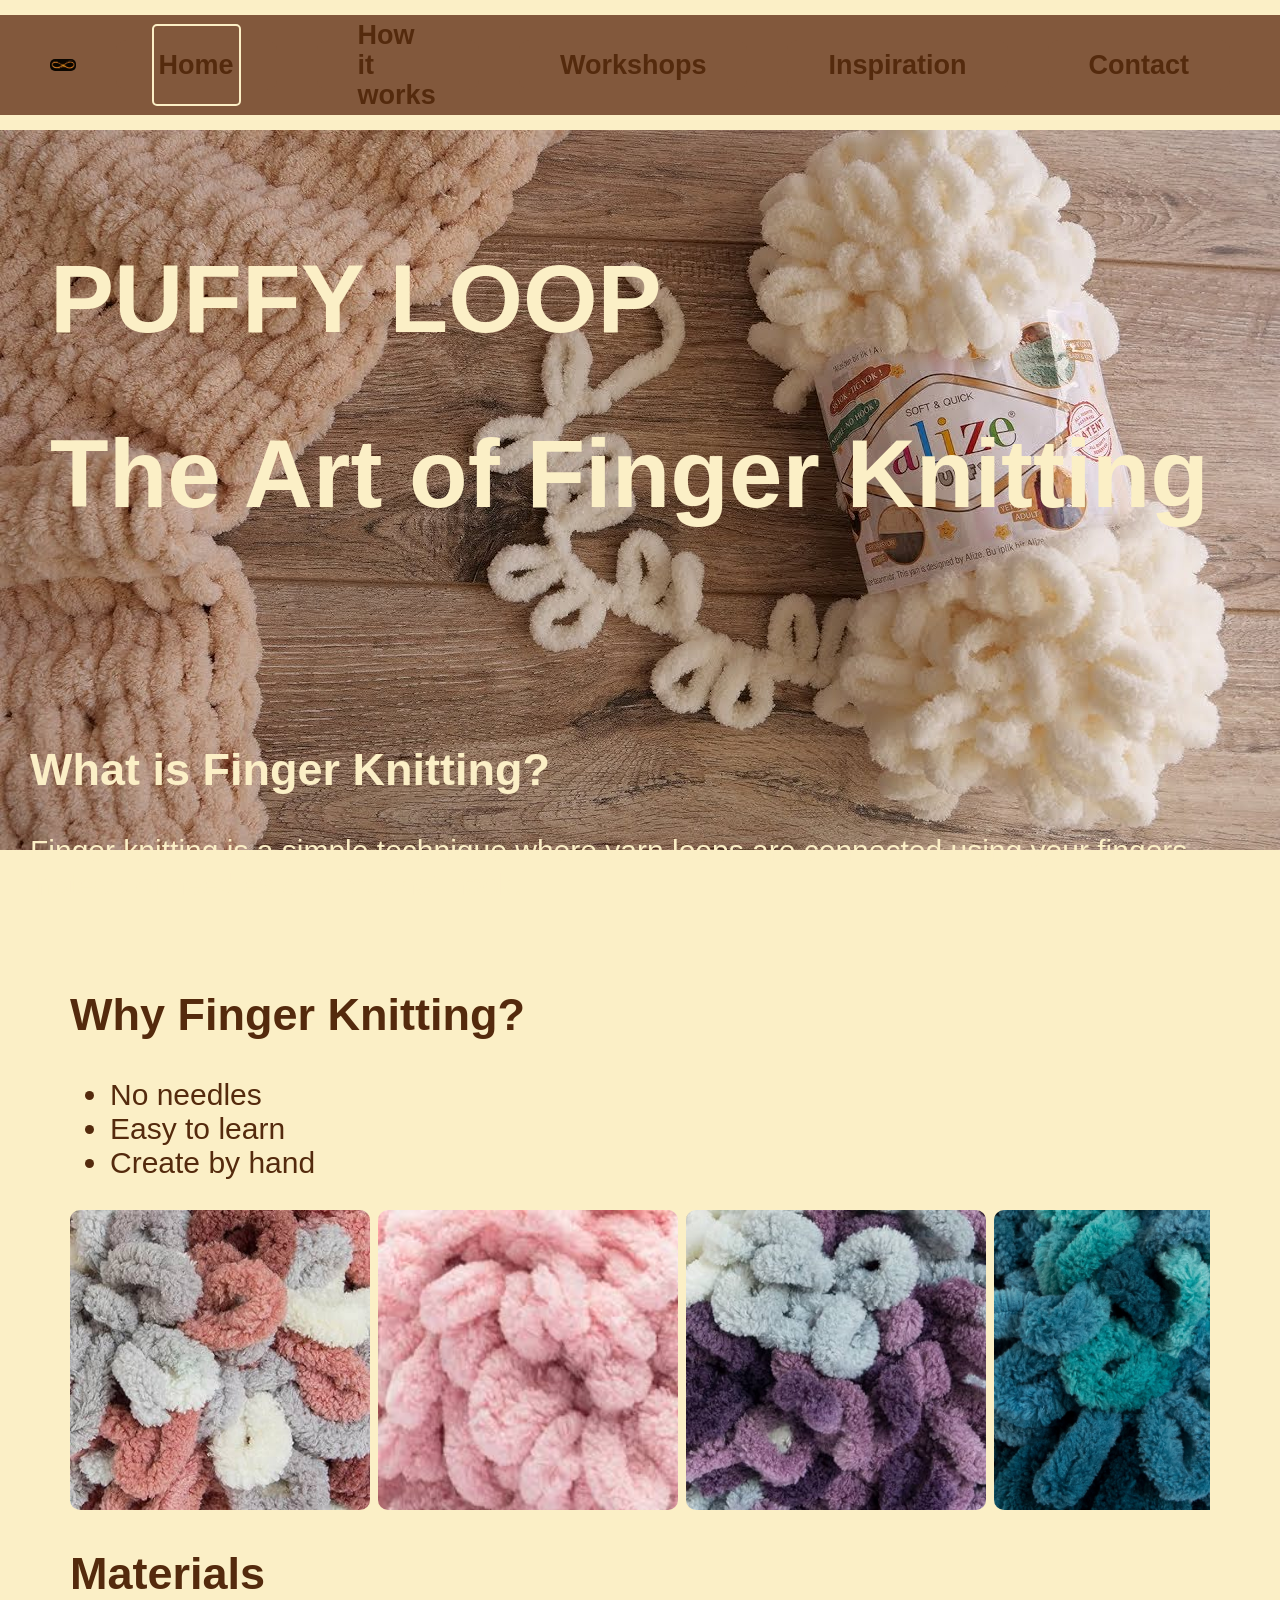
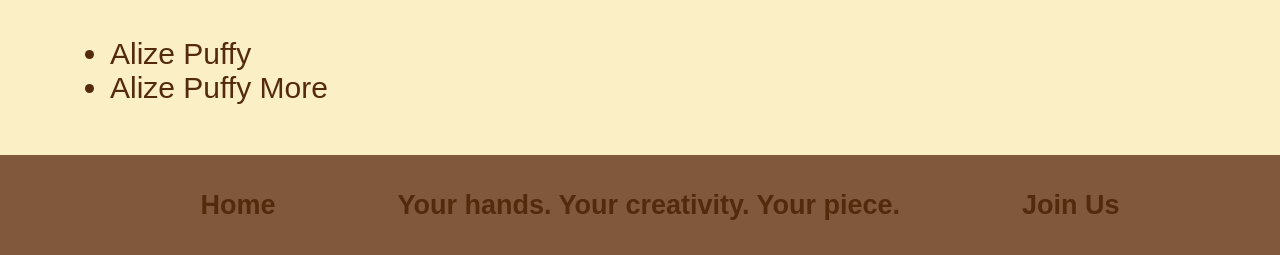
<file: index.html>
<!DOCTYPE html>
<html>
<head>
<title>PuffyLoopHome</title>
<link rel="stylesheet" href="styleindex.css">
</head>
<body>

    <header>
        <ul class="list">
            <li class="logo">
                <img src="Home/logo.png" alt="" width="100%">
            </li>
            <li>
                <a href="index.html" class="active"><h2>Home</h2></a>
            </li>
            <li>
                <a href="how-it-works.html"><h2>How it works</h2></a>
            </li>
            <li>
                <a href="workshops.html"><h2>Workshops</h2></a>
            </li>
            <li>
                <a href="inspiration.html"><h2>Inspiration</h2></a>
            </li>
            <li>
                <a href="contact.html"><h2>Contact</h2></a>
            </li>
        </ul>
    </header>

    <img class="mainimg" src="Home/01.jpg" alt="">
        
    <div class="headertext">
        <h1>PUFFY LOOP</h1> 
        <h1>The Art of Finger Knitting</h1>
    </div>
    
    <div class="text">
        <div class="firsttext">
            <h2>What is Finger Knitting?</h2>
            <p>Finger knitting is a simple technique where yarn loops are connected using your fingers instead of needles or a crochet hook.</p>
        </div>

        <div class="secondtext">
            <h2>Why Finger Knitting?</h2>

            <ul>
                <li>No needles</li>
                <li>Easy to learn</li>
                <li>Create by hand</li>
            </ul>

            <div class="flex">
                <img class="" src="Home/Flex/01.jpg" alt="Why Finger Knitting_photo1">
                <img class="" src="Home/Flex/02.jpg" alt="Why Finger Knitting_photo2">
                <img class="" src="Home/Flex/03.jpg" alt="Why Finger Knitting_photo3">
                <img class="" src="Home/Flex/04.webp" alt="Why Finger Knitting_photo4">
                <img class="" src="Home/Flex/05.jpg" alt="Why Finger Knitting_photo5">
                <img class="" src="Home/Flex/06.jpg" alt="Why Finger Knitting_photo6">
                <img class="" src="Home/Flex/07.jpg" alt="Why Finger Knitting_photo7">
                <img class="" src="Home/Flex/08.jpg" alt="Why Finger Knitting_photo8">
                <img class="" src="Home/Flex/09.jpg" alt="Why Finger Knitting_photo9">
                <img class="" src="Home/Flex/10.jpg" alt="Why Finger Knitting_photo10">
                <img class="" src="Home/Flex/11.jpg" alt="Why Finger Knitting_photo11">
                <img class="" src="Home/Flex/12.jpg" alt="Why Finger Knitting_photo12" >
                <img class="" src="Home/Flex/13.jpg" alt="Why Finger Knitting_photo13" >
                <img class="" src="Home/Flex/14.jpg" alt="Why Finger Knitting_photo14" >
                <img class="" src="Home/Flex/15.jpg" alt="Why Finger Knitting_photo15" >
                <img class="" src="Home/Flex/16.jpg" alt="Why Finger Knitting_photo16" >
            </div>

            <h2>Materials</h2>

            <ul>
                <li>Alize Puffy</li>
                <li>Alize Puffy More</li>
            </ul>
        </div>
    </div>

    <article class="down">
        <ul class="list">
            <li>
                <a href="index.html" class="active"><h2>Home</h2></a>
            </li>
            <li>
                <a href="workshops.html"><h2>Your hands. Your creativity. Your piece.</h2></a>
            </li>
            <li>
                <a href="contact.html"><h2>Join Us</h2></a>
            </li>
        </ul>
    </article>
 
</body>
</html>
</file>
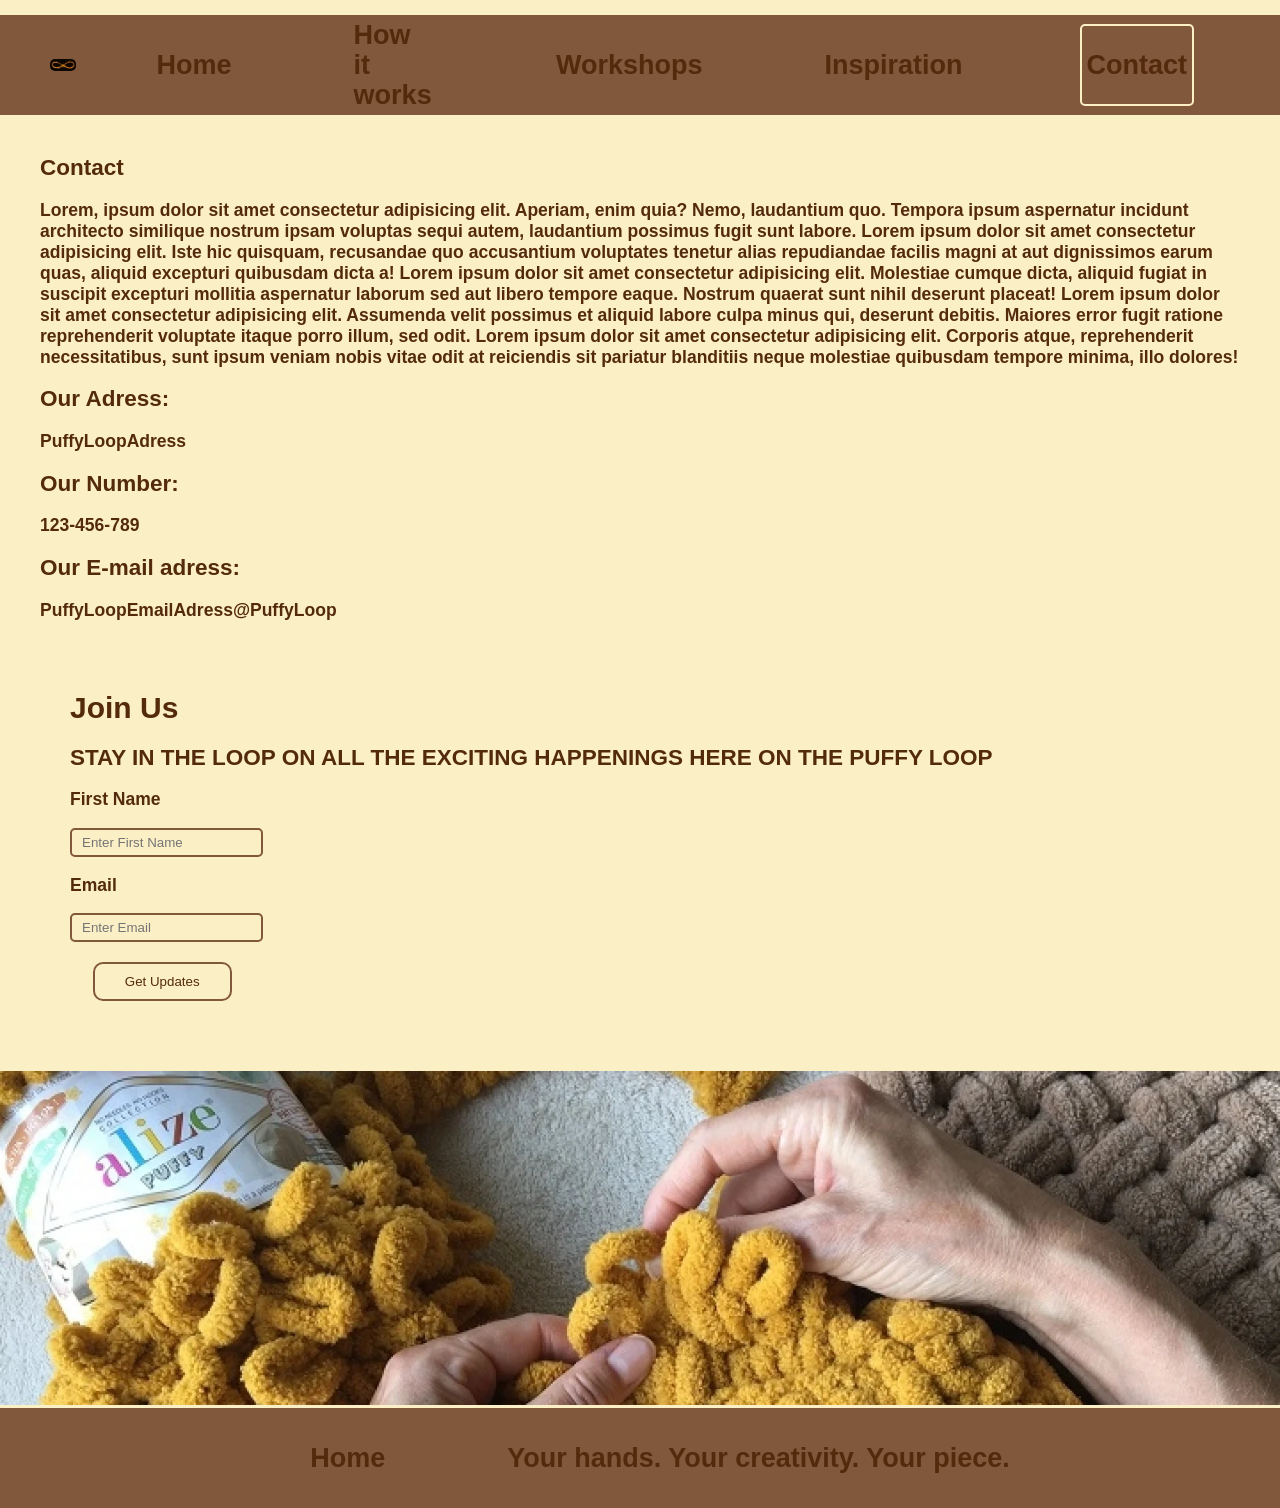
<file: contact.html>
<!DOCTYPE html>
<html>
<head>
<title>PuffyLoopContact</title>
<link rel="stylesheet" href="stylecon.css">
</head>
<body>

    <header>
        <ul class="list">
            <li class="logo">
                <img src="Contact/logo.png" alt="" width="100%">
            </li>
            <li>
                <a href="index.html"><h2>Home</h2></a>
            </li>
            <li>
                <a href="how-it-works.html"><h2>How it works</h2></a>
            </li>
            <li>
                <a href="workshops.html"><h2>Workshops</h2></a>
            </li>
            <li>
                <a href="inspiration.html"><h2>Inspiration</h2></a>
            </li>
            <li>
                <a href="contact.html" class="active"><h2>Contact</h2></a>
            </li>
        </ul>
    </header>

    <div class="text">
        <h2>Contact</h2>

        <h3>Lorem, ipsum dolor sit amet consectetur adipisicing elit. Aperiam, enim quia? Nemo, laudantium quo. Tempora ipsum aspernatur incidunt architecto similique nostrum ipsam voluptas sequi autem, laudantium possimus fugit sunt labore.
        Lorem ipsum dolor sit amet consectetur adipisicing elit. Iste hic quisquam, recusandae quo accusantium voluptates tenetur alias repudiandae facilis magni at aut dignissimos earum quas, aliquid excepturi quibusdam dicta a! Lorem ipsum dolor sit amet consectetur adipisicing elit. Molestiae cumque dicta, aliquid fugiat in suscipit excepturi mollitia aspernatur laborum sed aut libero tempore eaque. Nostrum quaerat sunt nihil deserunt placeat! Lorem ipsum dolor sit amet consectetur adipisicing elit. Assumenda velit possimus et aliquid labore culpa minus qui, deserunt debitis. Maiores error fugit ratione reprehenderit voluptate itaque porro illum, sed odit. Lorem ipsum dolor sit amet consectetur adipisicing elit. Corporis atque, reprehenderit necessitatibus, sunt ipsum veniam nobis vitae odit at reiciendis sit pariatur blanditiis neque molestiae quibusdam tempore minima, illo dolores!</h3>

        <h2>Our Adress:</h2>
        <h3>PuffyLoopAdress</h3>

        <h2>Our Number:</h2>
        <h3>123-456-789</h3>

        <h2>Our E-mail adress:</h2>
        <h3>PuffyLoopEmailAdress@PuffyLoop</h3>
    </div>

    <div class="joinus">

        <h1>Join Us</h1>
        <h2>STAY IN THE LOOP ON ALL THE EXCITING HAPPENINGS HERE ON THE PUFFY LOOP</h2>

        <div class="form">
            <h3>First Name</h3>
            <input placeholder="Enter First Name">
            <h3>Email</h3>
            <input placeholder="Enter Email"><br>

            <button>Get Updates</button>
        </div>

    </div>
    
    <img src="Contact/01.jpg" alt="" width="100%"> 

    <article class="down">
        <ul class="list">
            <li>
                <a href="index.html" class="active"><h2>Home</h2></a>
            </li>
            <li>
                <a href="how-it-works.html"><h2>Your hands. Your creativity. Your piece.</h2></a>
            </li>
        </ul>
    </article>
</body>
</html>
</file>
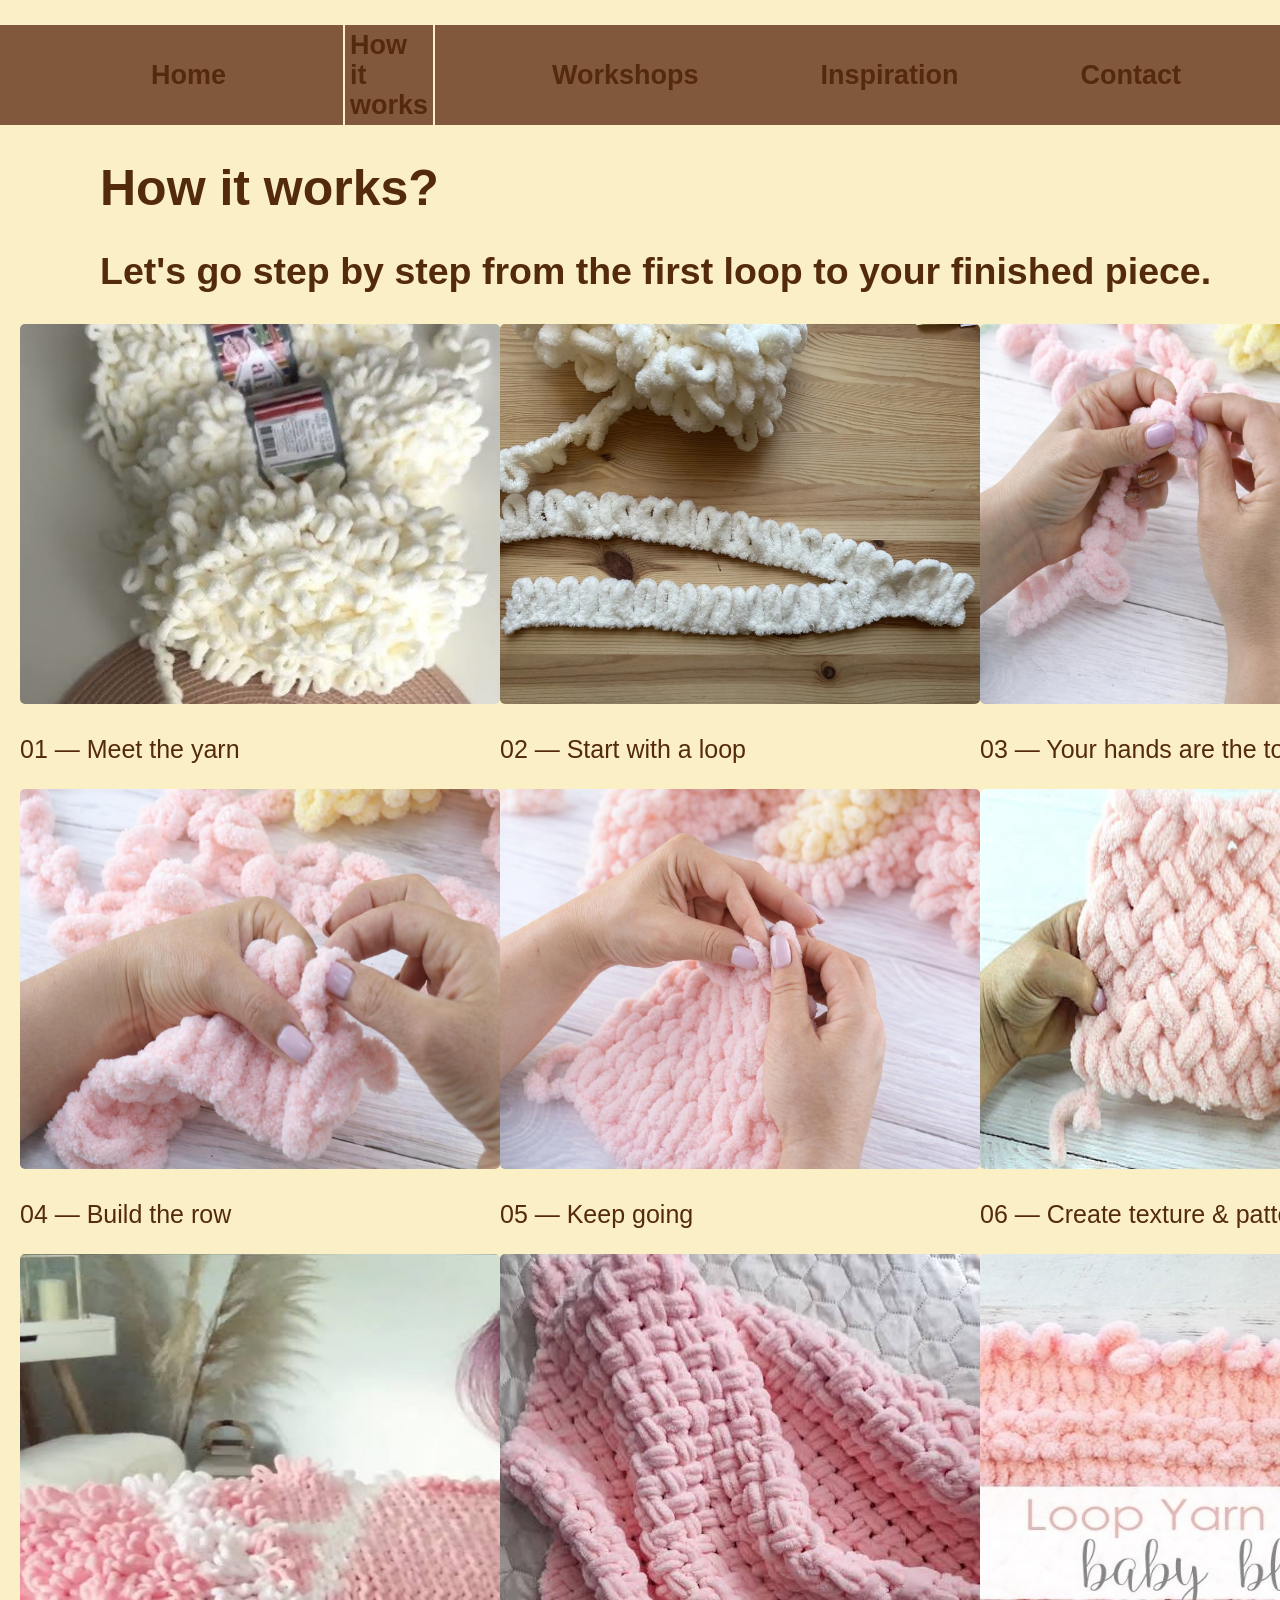
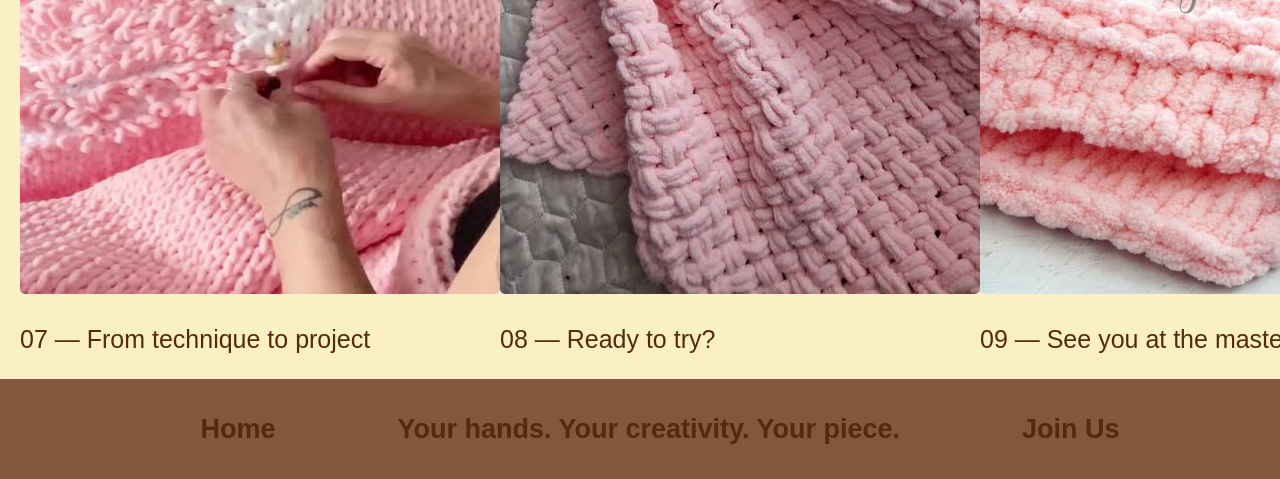
<file: how-it-works.html>
<!DOCTYPE html>
<html>
<head>
<title>PuffyLoopHowItWorks</title>
<link rel="stylesheet" href="stylehiw.css">
</head>
<body>

    <header>
        <ul class="list">
            <li class="logo">
                <img src="How it works/logo.png" width="100%">
            </li>
            <li>
                <a href="index.html"><h2>Home</h2></a>
            </li>
            <li>
                <a href="how-it-works.html" class="active"><h2>How it works</h2></a>
            </li>
            <li>
                <a href="workshops.html"><h2>Workshops</h2></a>
            </li>
            <li>
                <a href="inspiration.html"><h2>Inspiration</h2></a>
            </li>
            <li>
                <a href="contact.html"><h2>Contact</h2></a>
            </li>
        </ul>
    </header>

    <div class="text">
        <h1>How it works?</h1>
        <h2>Let's go step by step from the first loop to your finished piece.</h2>
    </div>
    <div class="grid">
        <div>
        <img src="How it works/02.jpg" alt="" height="380px" width="480px">
        <p>01 — Meet the yarn</p>
        </div>
        <div>
        <img src="How it works/03.webp" alt="" height="380px" width="480px">
        <p>02 — Start with a loop</p>
        </div>
        <div>
        <img src="How it works/04.jpg" alt="" height="380px" width="480px">
        <p>03 — Your hands are the tools</p>
        </div>
        <div>
        <img src="How it works/05.jpg" alt="" height="380px" width="480px">
        <p>04 — Build the row</p>
        </div>
        <div>
        <img src="How it works/06.jpg" alt="" height="380px" width="480px">
        <p>05 — Keep going</p>
        </div>
        <div>
        <img src="How it works/07.jpg" alt="" height="380px" width="480px">
        <p>06 — Create texture & patterns</p>
        </div>
        <div>
        <img src="How it works/08.jpg" alt="" height="640px" width="480px">
        <p>07 — From technique to project</p>
        </div>
        <div>
        <img src="How it works/09.jpg" alt="" height="640px" width="480px">
        <p>08 — Ready to try?</p>
        </div>
        <div>
        <img src="How it works/10.jpg" alt="" height="640px" width="480px">
        <p>09 — See you at the master class!</p>
        </div>

    </div>

    <article class="down">
        <ul class="list">
            <li>
                <a href="index.html" class="active"><h2>Home</h2></a>
            </li>
            <li>
                <a href="how-it-works.html"><h2>Your hands. Your creativity. Your piece.</h2></a>
            </li>
            <li>
                <a href="contact.html"><h2>Join Us</h2></a>
            </li>
        </ul>
    </article>
</body>
</html>
</file>
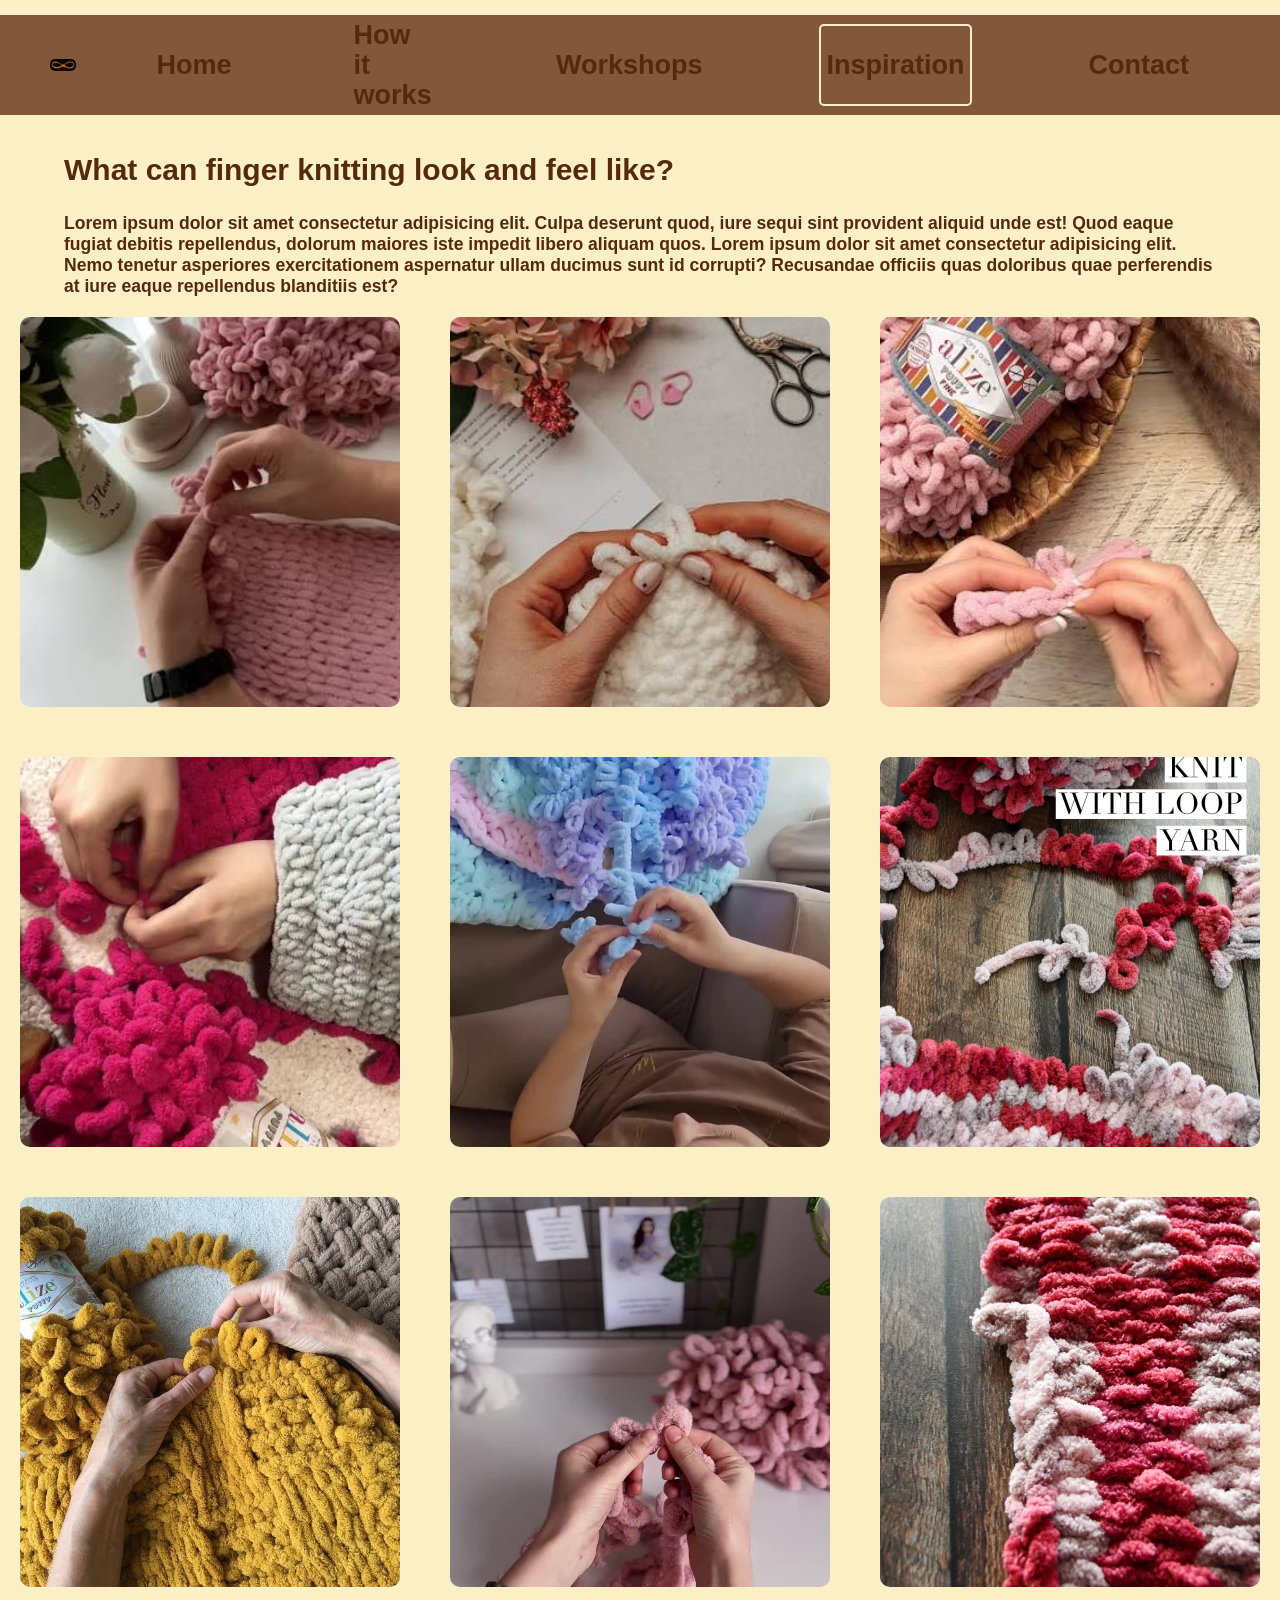
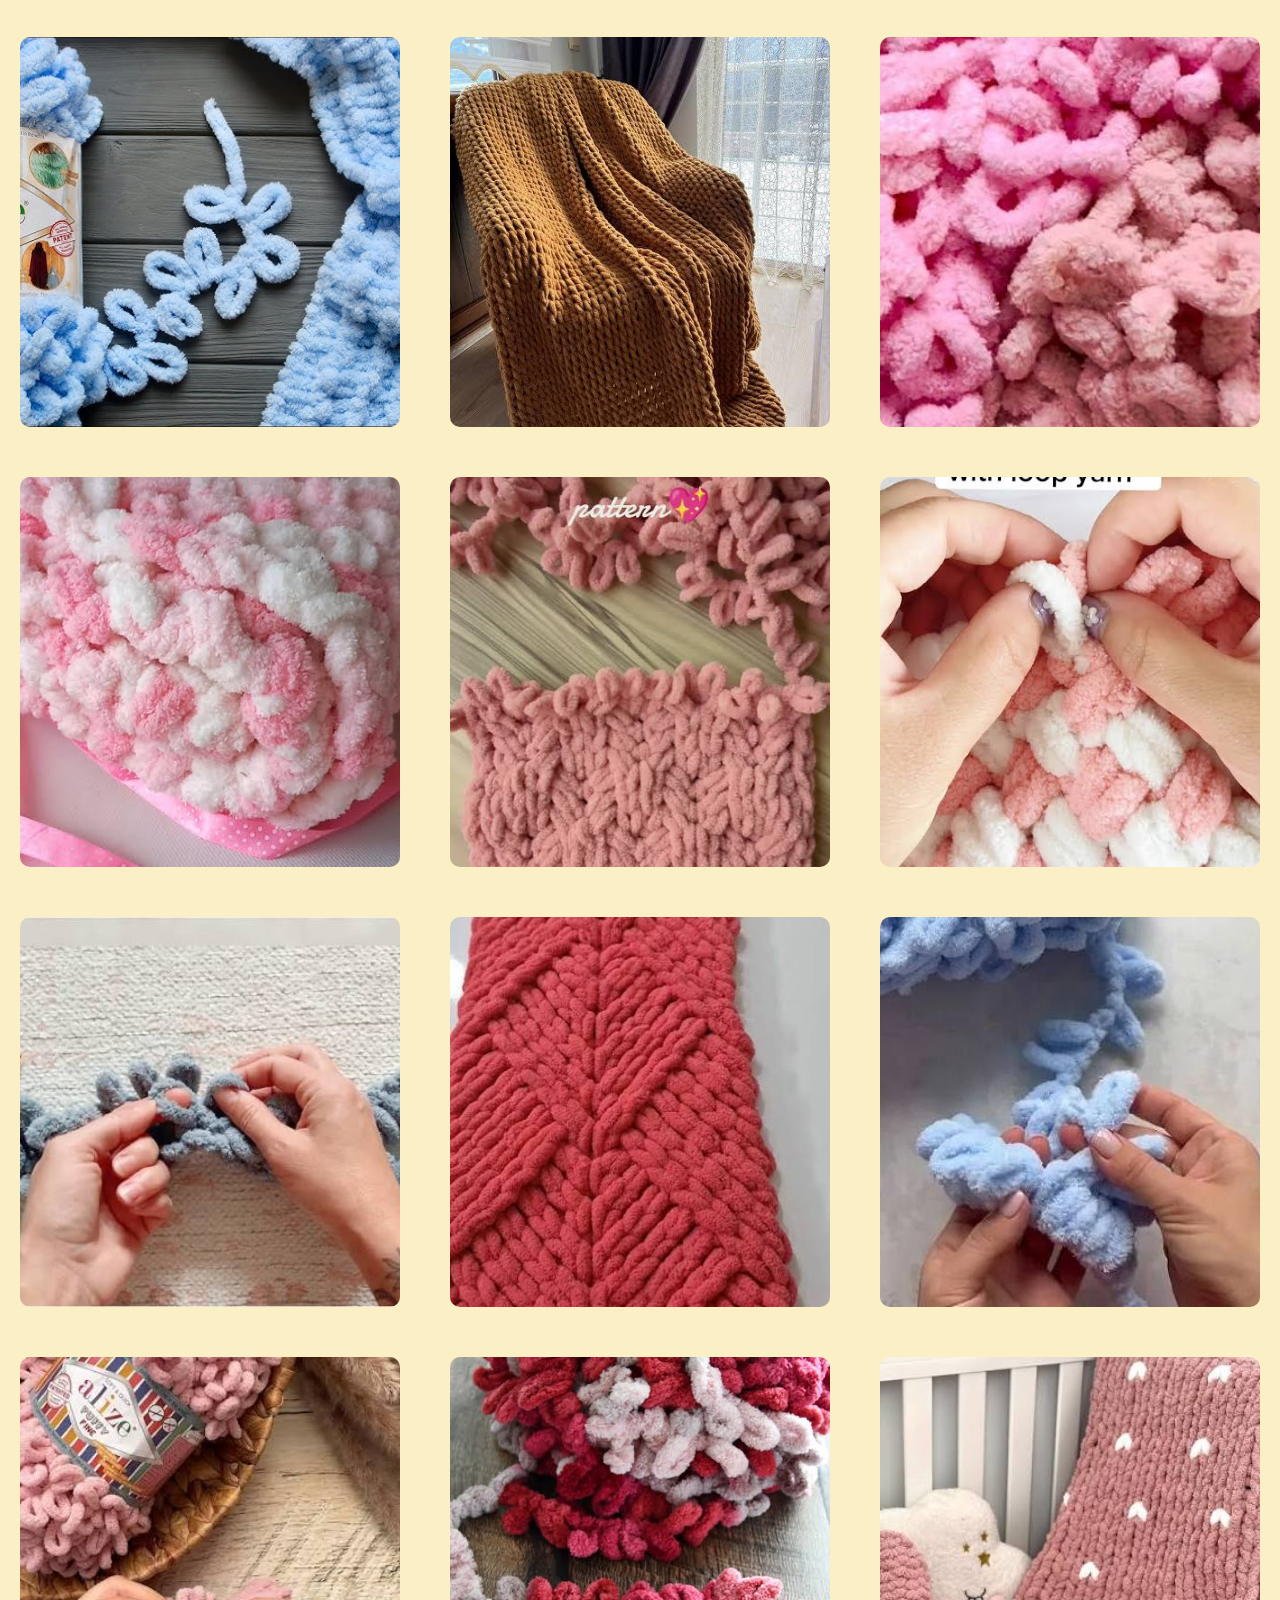
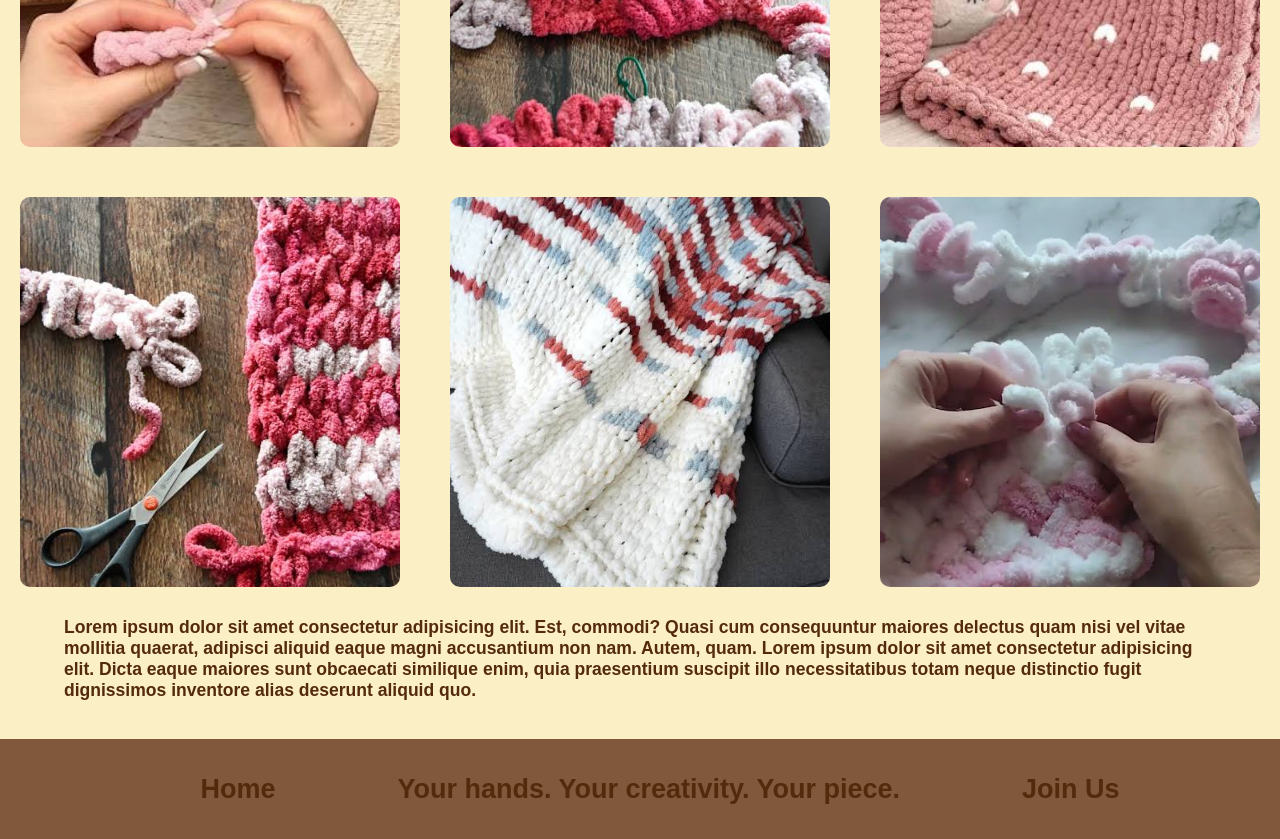
<file: inspiration.html>
<!DOCTYPE html>
<html>
<head>
<title>PuffyLoopInspiration</title>
<link rel="stylesheet" href="styleins.css">
</head>
<body>

    <header>
        <ul class="list">
            <li class="logo">
                <img src="Inspiration/logo.png" alt="" width="100%">
            </li>
            <li>
                <a href="index.html"><h2>Home</h2></a>
            </li>
            <li>
                <a href="how-it-works.html"><h2>How it works</h2></a>
            </li>
            <li>
                <a href="workshops.html"><h2>Workshops</h2></a>
            </li>
            <li>
                <a href="inspiration.html" class="active"><h2>Inspiration</h2></a>
            </li>
            <li>
                <a href="contact.html"><h2>Contact</h2></a>
            </li>
        </ul>
    </header>

    <h1>What can finger knitting look and feel like?</h1>
    <h3>Lorem ipsum dolor sit amet consectetur adipisicing elit. Culpa deserunt quod, iure sequi sint provident aliquid unde est! 
        Quod eaque fugiat debitis repellendus, dolorum maiores iste impedit libero aliquam quos. Lorem ipsum dolor sit amet
        consectetur adipisicing elit.
        Nemo tenetur asperiores exercitationem aspernatur ullam ducimus sunt id corrupti? 
        Recusandae officiis quas doloribus quae perferendis at iure eaque repellendus blanditiis est?</h3>

    <div class="grid">
        <img src="Inspiration/01.jpg" alt="Inspiration_photo1">
        <img src="Inspiration/02.jpg" alt="Inspiration_photo2">
        <img src="Inspiration/03.jpg" alt="Inspiration_photo3">
        <img src="Inspiration/04.jpg" alt="Inspiration_photo4">
        <img src="Inspiration/05.jpg" alt="Inspiration_photo5">
        <img src="Inspiration/06.webp" alt="Inspiration_photo6">
        <img src="Inspiration/07.jpg" alt="Inspiration_photo7">
        <img src="Inspiration/08.jpg" alt="Inspiration_photo8">
        <img src="Inspiration/09.webp" alt="Inspiration_photo9">
        <img src="Inspiration/10.jpg" alt="Inspiration_photo10">
        <img src="Inspiration/11.jpg" alt="Inspiration_photo11">
        <img src="Inspiration/12.jpg" alt="Inspiration_photo12">
        <img src="Inspiration/13.jpg" alt="Inspiration_photo13">
        <img src="Inspiration/14.jpg" alt="Inspiration_photo14">
        <img src="Inspiration/15.jpg" alt="Inspiration_photo15">
        <img src="Inspiration/16.jpg" alt="Inspiration_photo16">
        <img src="Inspiration/17.jpg" alt="Inspiration_photo17">
        <img src="Inspiration/18.jpg" alt="Inspiration_photo18">
        <img src="Inspiration/19.jpg" alt="Inspiration_photo19">
        <img src="Inspiration/20.jpg" alt="Inspiration_photo20">
        <img src="Inspiration/21.jpg" alt="Inspiration_photo21">
        <img src="Inspiration/22.jpg" alt="Inspiration_photo22">
        <img src="Inspiration/23.jpg" alt="Inspiration_photo23">
        <img src="Inspiration/24.jpg" alt="Inspiration_photo24">
    </div>

    <h3 class="lasttext">Lorem ipsum dolor sit amet consectetur adipisicing elit. Est, commodi? Quasi cum consequuntur maiores delectus quam nisi vel
        vitae mollitia quaerat, adipisci aliquid eaque magni accusantium non nam. Autem, quam.
        Lorem ipsum dolor sit amet consectetur adipisicing elit. Dicta eaque maiores sunt obcaecati similique enim, quia praesentium
        suscipit illo necessitatibus totam neque distinctio fugit dignissimos inventore alias deserunt aliquid quo.</h3>

    <article class="down">
        <ul class="list">
            <li>
                <a href="index.html" class="active"><h2>Home</h2></a>
            </li>
            <li>
                <a href="inspiration.html"><h2>Your hands. Your creativity. Your piece.</h2></a>
            </li>
            <li>
                <a href="contact.html"><h2>Join Us</h2></a>
            </li>
        </ul>
    </article>
</body>
</html>
</file>
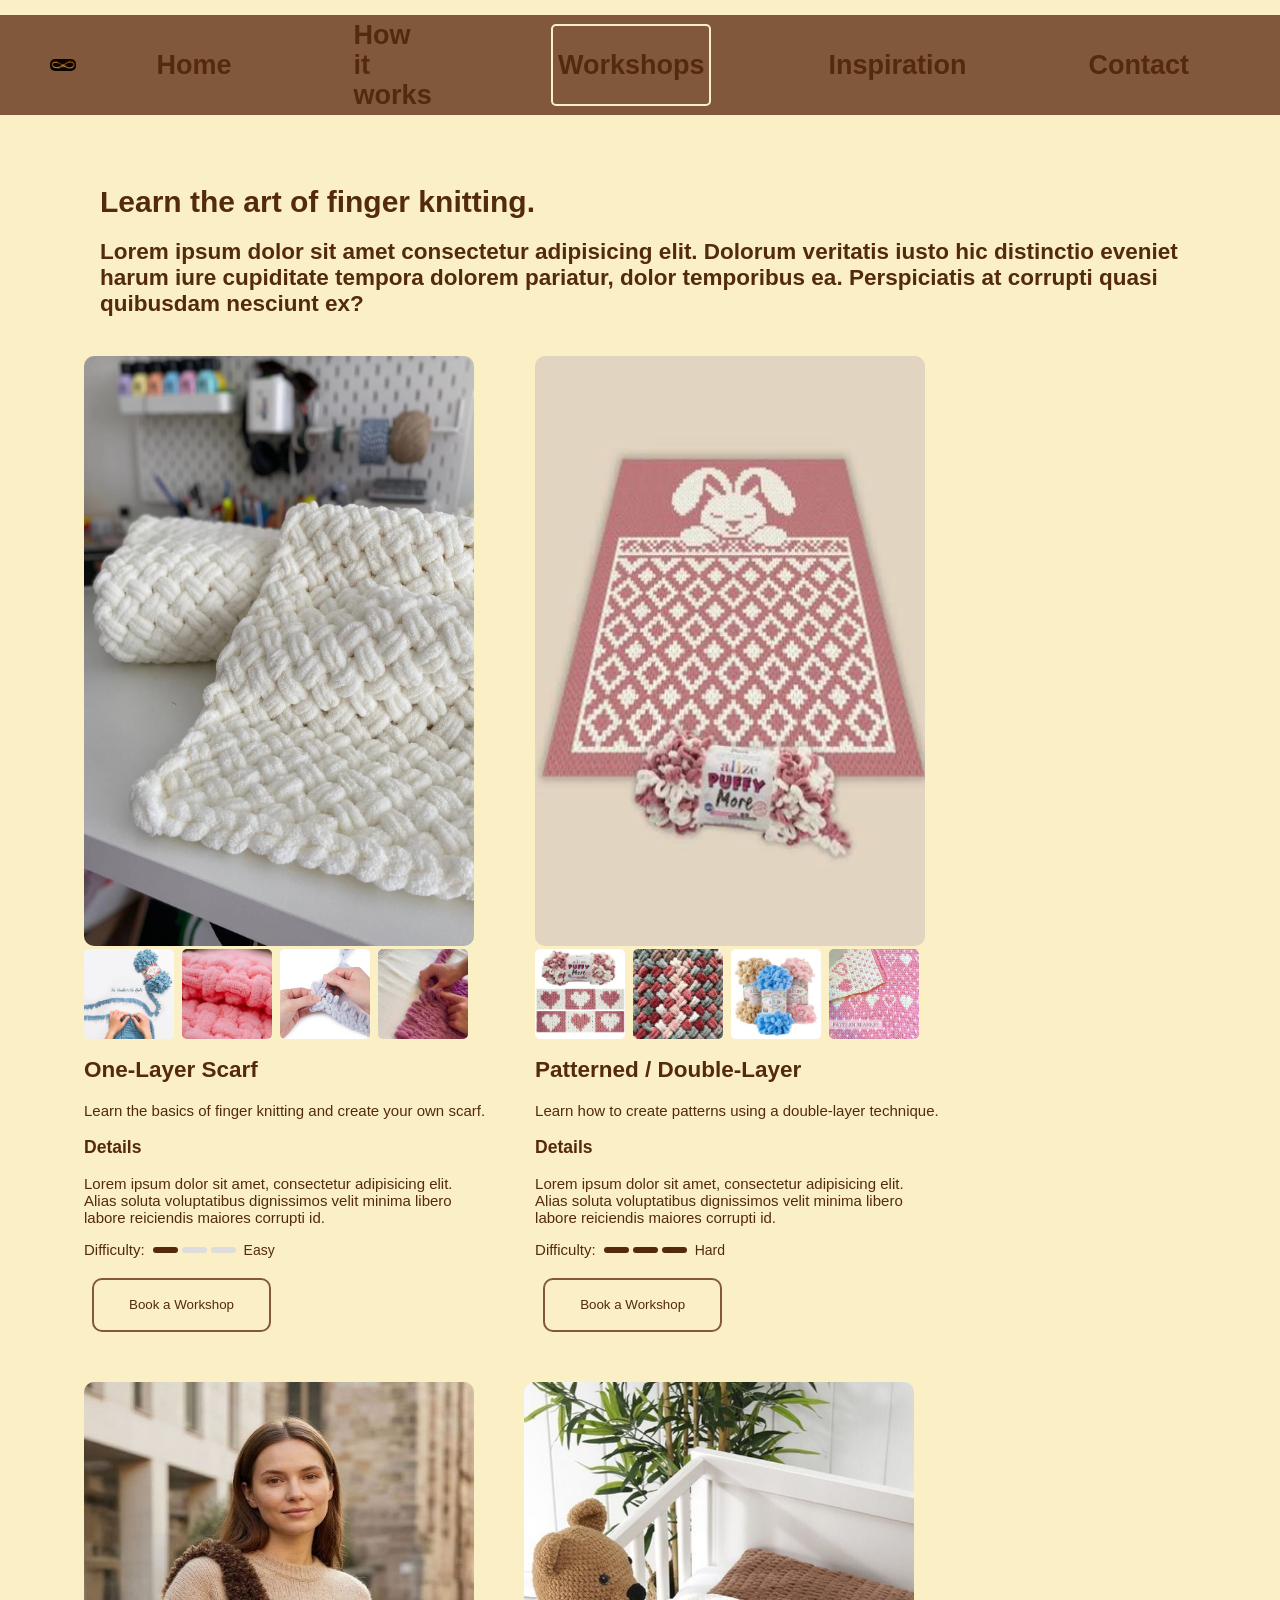
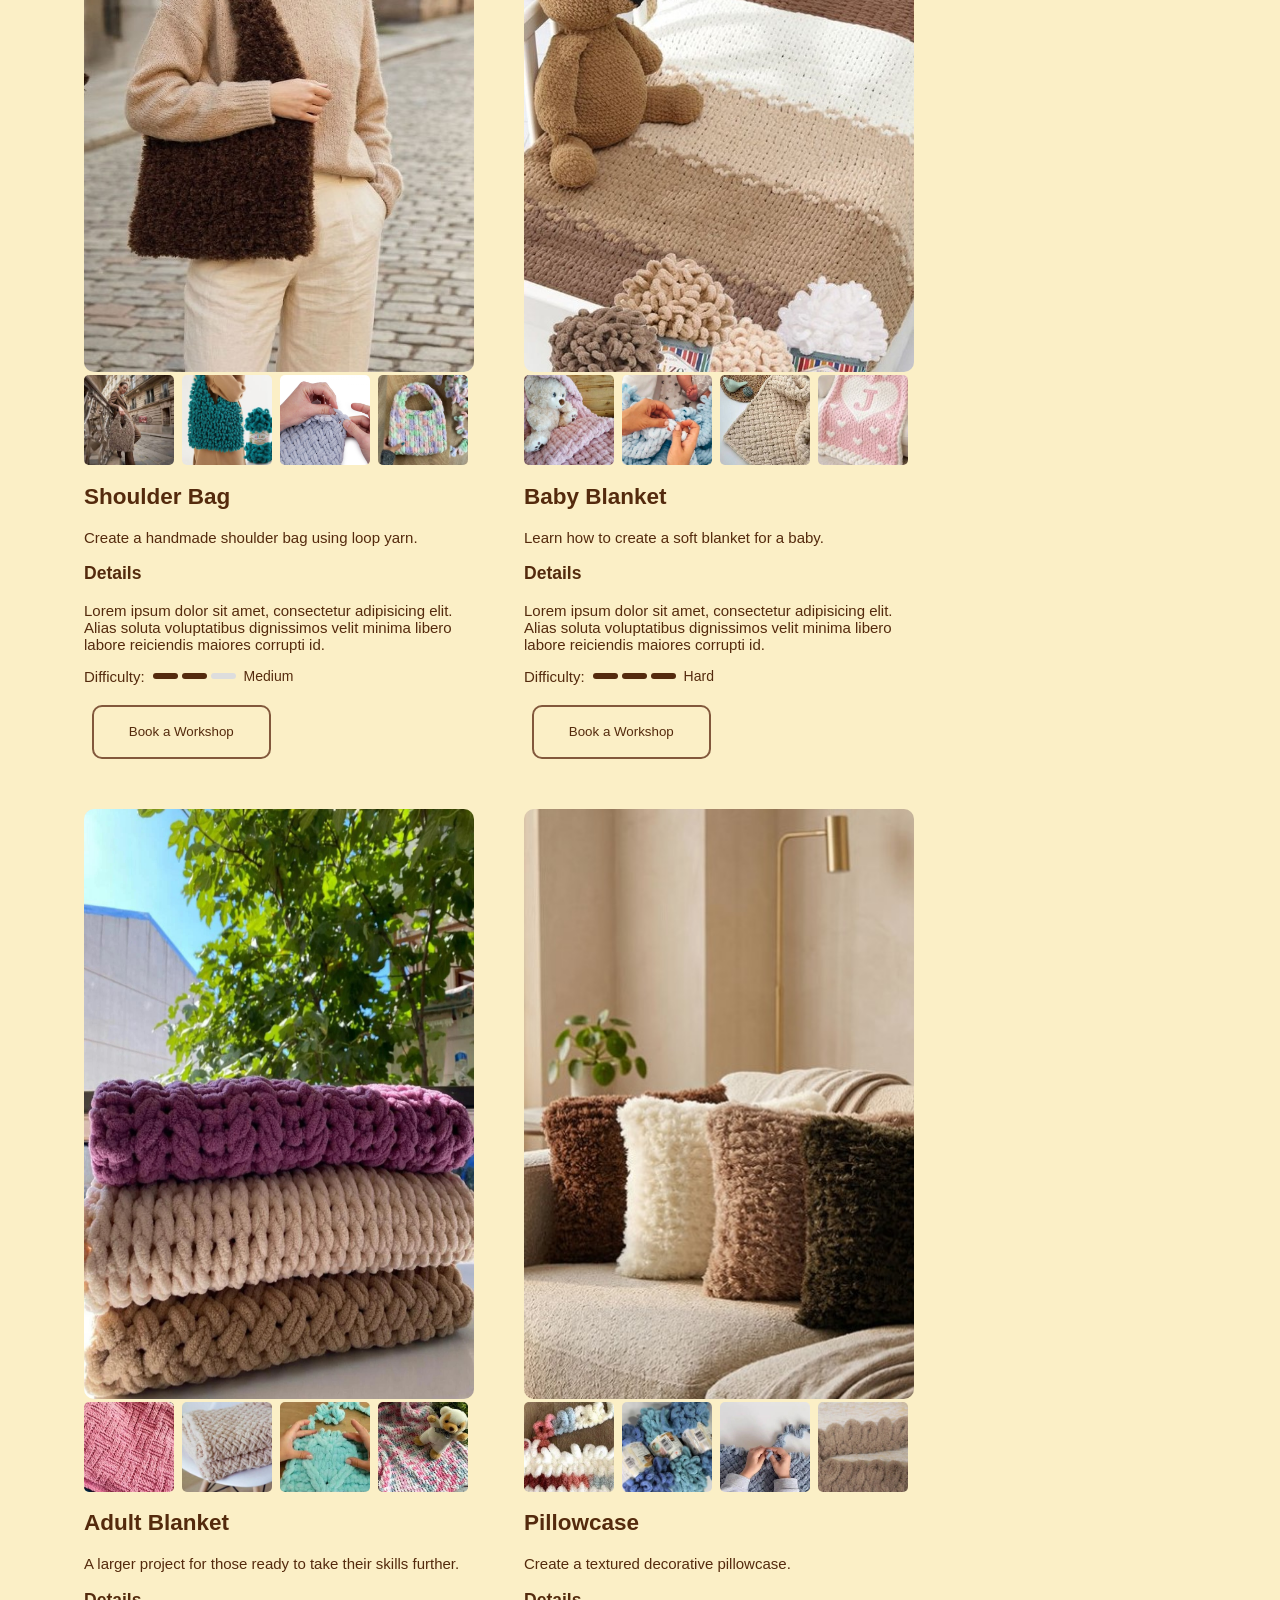
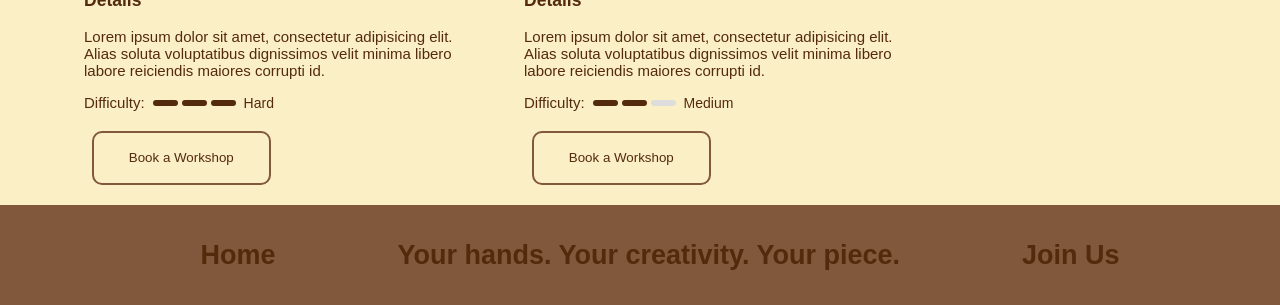
<file: workshops.html>
<!DOCTYPE html>
<html>
<head>
<title>PuffyLoopWorkshop</title>
<link rel="stylesheet" href="stylework.css">
</head>
<body>

    <header>
        <ul class="list">
            <li class="logo">
                <img src="Workshops/logo.png" alt="" width="100%">
            </li>
            <li>
                <a href="index.html"><h2>Home</h2></a>
            </li>
            <li>
                <a href="how-it-works.html"><h2>How it works</h2></a>
            </li>
            <li>
                <a href="workshops.html" class="active"><h2>Workshops</h2></a>
            </li>
            <li>
                <a href="inspiration.html"><h2>Inspiration</h2></a>
            </li>
            <li>
                <a href="contact.html"><h2>Contact</h2></a>
            </li>
        </ul>
    </header>

    <div class="text">
        <h1>Learn the art of finger knitting.</h1>
        <h2>Lorem ipsum dolor sit amet consectetur adipisicing elit. Dolorum veritatis iusto hic distinctio eveniet harum iure cupiditate tempora dolorem pariatur, dolor temporibus ea. Perspiciatis at corrupti quasi quibusdam nesciunt ex?</h2>
    </div>

<div class="cards">
    <div>
        <img class="" src="Workshops/01.jpg" alt="">

        <div class="minicards">
            <img class="" src="Workshops/1/01.jpg" alt="">
            <img class="" src="Workshops/1/02.jpg" alt="">
            <img class="" src="Workshops/1/03.jpg" alt="">
            <img class="" src="Workshops/1/04.jpg" alt="">
        </div>

        <h2>One-Layer Scarf</h2>
        <p>Learn the basics of finger knitting and create your own scarf.</p>
        <h3>Details</h3>
        <p>Lorem ipsum dolor sit amet, consectetur adipisicing elit.<br>
            Alias soluta voluptatibus dignissimos velit minima libero <br>
            labore reiciendis maiores corrupti id.</p>

        <div class="difficulty">
            <span class="difficulty-label">Difficulty:</span>

            <div class="levels">
                <span class="level active"></span>
                <span class="level"></span>
                <span class="level"></span>
            </div>

            <span class="difficulty-name">Easy</span>
        </div>

        <button><a href="workshops.html">Book a Workshop</a></button>
    </div>

    <div>
        <img class="" src="Workshops/02.jpg" alt="">

        <div class="minicards">
            <img class="" src="Workshops/2/01.jpg" alt="">
            <img class="" src="Workshops/2/02.jpg" alt="">
            <img class="" src="Workshops/2/03.jpg" alt="">
            <img class="" src="Workshops/2/04.jpg" alt="">
        </div>

        <h2>Patterned / Double-Layer</h2>
        <p>Learn how to create patterns using a double-layer technique.</p>
        <h3>Details</h3>
        <p>Lorem ipsum dolor sit amet, consectetur adipisicing elit.<br>
            Alias soluta voluptatibus dignissimos velit minima libero <br>
            labore reiciendis maiores corrupti id.</p>

        <div class="difficulty">
            <span class="difficulty-label">Difficulty:</span>

            <div class="levels">
                <span class="level active"></span>
                <span class="level active"></span>
                <span class="level active"></span>
            </div>

            <span class="difficulty-name">Hard</span>
        </div>

        <button><a href="workshops.html">Book a Workshop</a></button>
    </div>
    
    <div>
        <img class="" src="Workshops/03.jpg" alt="">

        <div class="minicards">
            <img class="" src="Workshops/3/01.jpg" alt="">
            <img class="" src="Workshops/3/02.jpg" alt="">
            <img class="" src="Workshops/3/03.jpg" alt="">
            <img class="" src="Workshops/3/04.jpg" alt="">
        </div>

        <h2>Shoulder Bag</h2>
        <p>Create a handmade shoulder bag using loop yarn.</p>
        <h3>Details</h3>
        <p>Lorem ipsum dolor sit amet, consectetur adipisicing elit.<br>
            Alias soluta voluptatibus dignissimos velit minima libero <br>
            labore reiciendis maiores corrupti id.</p>
        
        <div class="difficulty">
            <span class="difficulty-label">Difficulty:</span>

            <div class="levels">
                <span class="level active"></span>
                <span class="level active"></span>
                <span class="level"></span>
            </div>

            <span class="difficulty-name">Medium</span>
        </div>

        <button><a href="workshops.html">Book a Workshop</a></button>
    </div>

    <div>
        <img class="" src="Workshops/04.jpg" alt="">

        <div class="minicards">
            <img class="" src="Workshops/4/01.jpg" alt="">
            <img class="" src="Workshops/4/02.jpg" alt="">
            <img class="" src="Workshops/4/03.jpg" alt="">
            <img class="" src="Workshops/4/04.jpg" alt="">
        </div>

        <h2>Baby Blanket</h2>
        <p>Learn how to create a soft blanket for a baby.</p>
        <h3>Details</h3>
        <p>Lorem ipsum dolor sit amet, consectetur adipisicing elit.<br>
            Alias soluta voluptatibus dignissimos velit minima libero <br>
            labore reiciendis maiores corrupti id.</p>

        <div class="difficulty">
            <span class="difficulty-label">Difficulty:</span>

            <div class="levels">
                <span class="level active"></span>
                <span class="level active"></span>
                <span class="level active"></span>
            </div>

            <span class="difficulty-name">Hard</span>
        </div>

       <button><a href="workshops.html">Book a Workshop</a></button>
    </div>
    
    <div>
        <img class="" src="Workshops/05.jpg" alt="">

        <div class="minicards">
            <img class="" src="Workshops/5/01.jpg" alt="">
            <img class="" src="Workshops/5/02.jpg" alt="">
            <img class="" src="Workshops/5/03.jpg" alt="">
            <img class="" src="Workshops/5/04.jpg" alt="">
        </div>

        <h2>Adult Blanket</h2>
        <p>A larger project for those ready to take their skills further.</p>
        <h3>Details</h3>
        <p>Lorem ipsum dolor sit amet, consectetur adipisicing elit.<br>
            Alias soluta voluptatibus dignissimos velit minima libero <br>
            labore reiciendis maiores corrupti id.</p>

        <div class="difficulty">
            <span class="difficulty-label">Difficulty:</span>

            <div class="levels">
                <span class="level active"></span>
                <span class="level active"></span>
                <span class="level active"></span>
            </div>

            <span class="difficulty-name">Hard</span>
        </div>

        <button><a href="workshops.html">Book a Workshop</a></button>
    </div>
    
    <div>
        <img class="" src="Workshops/06.jpg" alt="">

        <div class="minicards">
            <img class="" src="Workshops/6/01.jpg" alt="">
            <img class="" src="Workshops/6/02.jpg" alt="">
            <img class="" src="Workshops/6/03.jpg" alt="">
            <img class="" src="Workshops/6/04.jpg" alt="">
        </div>

        <h2>Pillowcase</h2>
        <p>Create a textured decorative pillowcase.</p>
        <h3>Details</h3>
        <p>Lorem ipsum dolor sit amet, consectetur adipisicing elit.<br>
            Alias soluta voluptatibus dignissimos velit minima libero <br>
            labore reiciendis maiores corrupti id.</p>

        <div class="difficulty">
            <span class="difficulty-label">Difficulty:</span>

            <div class="levels">
                <span class="level active"></span>
                <span class="level active"></span>
                <span class="level"></span>
            </div>

            <span class="difficulty-name">Medium</span>
        </div>

        <button><a href="workshops.html">Book a Workshop</a></button>
    </div>

</div>

    <article class="down">
        <ul class="list">
            <li>
                <a href="index.html" class="active"><h2>Home</h2></a>
            </li>
            <li>
                <a href="fworkshops.html"><h2>Your hands. Your creativity. Your piece.</h2></a>
            </li>
            <li>
                <a href="contact.html"><h2>Join Us</h2></a>
            </li>
        </ul>
    </article>
</body>
</html>
</file>
<file: styleindex.css>
body{
    margin: 0px;
    padding: 0px;
    font-family: sans-serif;
    font-size: 15px;
    color: rgb(84, 42, 13);
    background-color: rgb(251, 239, 198);
}

.list li{
    display: flex;
    flex: 0 1 auto;
    vertical-align: middle;
    align-items: center;
    font-weight: 900;
    font-size: large;
    height: 50px;
}

.list li:not(.logo){
    padding: 0 2em;
    background-color: rgb(130, 88, 60);
    border-radius: 10px;
    margin: 20px;
}

.list li:not(.logo):hover{
    background-color: rgb(251, 239, 198);
}

header .list {
    background-color:rgb(130, 88, 60);
    padding: 0 2em;
    height: 100px;
    align-items: center;
}

header .logo{
    padding: 10px;
    width: 50px;
    margin: 10px;
}

header img, a{
    border-radius: 5px;
}

a {
    line-height: 30px;
    text-decoration: none;
    color: rgb(84, 42, 13);
    padding: 2px 5px;
}

header{
    position: sticky;
    top: 0;
    width: 100%;
}

.list{
    display: flex;
    justify-content: space-around;
}

header a.active {
    border: 2px solid rgb(251, 239, 198);
}

html {
    scroll-behavior: smooth;
}

.headertext{
    position: relative;
    color: rgb(251, 239, 198);
    padding: 50px;
    font-size: 320%;
}

.mainimg{
    width: 100%;
    position: absolute;
}

.text{
    display: flex;
    flex-direction: column;
    position: relative;
    margin-top: 5%;
}

.firsttext{
    color: rgb(251, 239, 198);
    padding: 0px 30px 0 30px ;
    font-size: 200%;
}

.secondtext{
    color: rgb(84, 42, 13);
    padding: 20px;
    font-size: 200%;
    margin-left: 50px;
    margin-right: 50px;
}

.flex{
    display: flex;
    flex-direction: row;
    flex-wrap: nowrap;
    gap: 8px;
    margin-left: 0;
    overflow-x: auto;
    overflow-y: hidden;
    padding-right: 20px;
}

.flex img{
    border-radius: 10px;
    flex: 0 0 300px;
    width: 225px;
    height: 300px;
    object-fit: cover;
    transition: transform 0.3s ease;
}

.flex img:hover {
    transform: scale(1.15);
}

.down{
    width: 100%;
    background-color: rgb(130, 88, 60);
    height: 100px;
    justify-content: space-around;
    display: flex;
    align-items: center;
}
</file>
<file: stylecon.css>
body{
    margin: 0px;
    padding: 0px;
    font-family: sans-serif;
    font-size: 15px;
    color: rgb(84, 42, 13);
    background-color: rgb(251, 239, 198);
}

.list li{
    display: flex;
    flex: 0 1 auto;
    vertical-align: middle;
    align-items: center;
    font-weight: 900;
    font-size: large;
    height: 50px;
}

.list li:not(.logo){
    padding: 0 2em;
    background-color: rgb(130, 88, 60);
    border-radius: 10px;
    margin: 20px;
}

.list li:not(.logo):hover{
    background-color: rgb(251, 239, 198);
}

header .list {
    background-color:rgb(130, 88, 60);
    padding: 0 2em;
    height: 100px;
    align-items: center;
}

header .logo{
    padding: 10px;
    width: 50px;
    margin: 10px;
}

header img, a{
    border-radius: 5px;
}

a {
    line-height: 30px;
    text-decoration: none;
    color: rgb(84, 42, 13);
    padding: 2px 5px;
}

header{
    position: sticky;
    top: 0;
    width: 100%;
}

.list{
    display: flex;
    justify-content: space-around;
}

header a.active {
    border: 2px solid rgb(251, 239, 198);
}

html {
    scroll-behavior: smooth;
}

.text{
    margin: 40px;
}

.joinus{
    margin: 70px;
}

input{
    background-color: rgb(251, 239, 198);
    color: rgb(84, 42, 13);
    border: 2px solid rgb(130, 88, 60);
    border-radius: 5px;
    padding: 5px 10px;
}

input:hover{
    background-color: rgb(130, 88, 60);
}

button{
    margin-top: 20px;
    margin-left: 2%;
    background-color: rgb(251, 239, 198);
    color: rgb(84, 42, 13);
    border: 2px solid rgb(130, 88, 60);
    border-radius: 10px;
    padding: 10px 30px;
}

button:hover {
    transform: scale(1.05);
}

.down{
    width: 100%;
    background-color: rgb(130, 88, 60);
    height: 100px;
    justify-content: space-around;
    display: flex;
    align-items: center;
}
</file>
<file: stylehiw.css>
body{
    margin: 0px;
    padding: 0px;
    font-family: sans-serif;
    font-size: 25px;
    color: rgb(84, 42, 13);
    background-color: rgb(251, 239, 198);
}

.list li{
    display: flex;
    flex: 0 1 auto;
    vertical-align: middle;
    align-items: center;
    font-weight: 900;
    font-size: large;
    height: 50px;
}

.list li:not(.logo){
    padding: 0 2em;
    background-color: rgb(130, 88, 60);
    border-radius: 10px;
    margin: 20px;
}

.list li:not(.logo):hover{
    background-color: rgb(251, 239, 198);
}

header .list {
    background-color:rgb(130, 88, 60);
    padding: 0 2em;
    height: 100px;
    align-items: center;
}

header .logo{
    padding: 10px;
    width: 50px;
    margin: 10px;
}

header img, a{
    border-radius: 5px;
}

a {
    line-height: 30px;
    text-decoration: none;
    color: rgb(84, 42, 13);
    padding: 2px 5px;
}

header{
    position: sticky;
    top: 0;
    width: 100%;
}

.list{
    display: flex;
    justify-content: space-around;
}

header a.active {
    border: 2px solid rgb(251, 239, 198);
}

html {
    scroll-behavior: smooth;
}

.text{
    margin-left: 100px;
}

.grid{
    display: grid;
    grid-template-columns:  repeat(3, 1fr);
    padding-left: 20px;
}

.grid img {
    border-radius: 5px;
    overflow: hidden;
}

.grid img:hover {
    transform: scale(1.05);
}

.down{
    width: 100%;
    background-color: rgb(130, 88, 60);
    height: 100px;
    justify-content: space-around;
    display: flex;
    align-items: center;
}
</file>
<file: styleins.css>
body{
    margin: 0px;
    padding: 0px;
    font-family: sans-serif;
    font-size: 15px;
    color: rgb(84, 42, 13);
    background-color: rgb(251, 239, 198);
}

.list li{
    display: flex;
    flex: 0 1 auto;
    vertical-align: middle;
    align-items: center;
    font-weight: 900;
    font-size: large;
    height: 50px;
}

.list li:not(.logo){
    padding: 0 2em;
    background-color: rgb(130, 88, 60);
    border-radius: 10px;
    margin: 20px;
}

.list li:not(.logo):hover{
    background-color: rgb(251, 239, 198);
}

header .list {
    background-color:rgb(130, 88, 60);
    padding: 0 2em;
    height: 100px;
    align-items: center;
}

header .logo{
    padding: 10px;
    width: 50px;
    margin: 10px;
}

header img, a{
    border-radius: 5px;
}

a {
    line-height: 30px;
    text-decoration: none;
    color: rgb(84, 42, 13);
    padding: 2px 5px;
}

header{
    position: sticky;
    top: 0;
    width: 100%;
}

.list{
    display: flex;
    justify-content: space-around;
}

header a.active {
    border: 2px solid rgb(251, 239, 198);
}

html {
    scroll-behavior: smooth;
}

h1{
    margin-left: 5%;
    margin-top: 3%;
    margin-bottom: 2%;
}

h3{
    margin: 0 5%;
}

.grid {
    display: grid;
    grid-template-columns: repeat(3, 1fr);
    gap: 50px;
    margin: 20px 20px 30px;
}

.grid img {
    width: 100%;
    height: 390px;
    object-fit: cover;
    border-radius: 10px;
    transition: transform 0.3s ease;
}

.grid img:hover {
    transform: scale(1.05);
}

.lasttext{
    margin-bottom: 3%;
}

.down{
    width: 100%;
    background-color: rgb(130, 88, 60);
    height: 100px;
    justify-content: space-around;
    display: flex;
    align-items: center;
}
</file>
<file: stylework.css>
body{
    margin: 0px;
    padding: 0px;
    font-family: sans-serif;
    font-size: 15px;
    color: rgb(84, 42, 13);
    background-color: rgb(251, 239, 198);
}

.list li{
    display: flex;
    flex: 0 1 auto;
    vertical-align: middle;
    align-items: center;
    font-weight: 900;
    font-size: large;
    height: 50px;
}

.list li:not(.logo){
    padding: 0 2em;
    background-color: rgb(130, 88, 60);
    border-radius: 10px;
    margin: 20px;
}

.list li:not(.logo):hover{
    background-color: rgb(251, 239, 198);
}

header .list {
    background-color:rgb(130, 88, 60);
    padding: 0 2em;
    height: 100px;
    align-items: center;
}

header .logo{
    padding: 10px;
    width: 50px;
    margin: 10px;
}

header img, a{
    border-radius: 5px;
}

a {
    line-height: 30px;
    text-decoration: none;
    color: rgb(84, 42, 13);
    padding: 2px 5px;
}

header{
    position: sticky;
    top: 0;
    width: 100%;
}

.list{
    display: flex;
    justify-content: space-around;
}

header a.active {
    border: 2px solid rgb(251, 239, 198);
}

html {
    scroll-behavior: smooth;
}

.text{
    margin-left: 100px;
    margin-right: 100px;
    margin-top: 70px;
}

.cards {
    display: flex;
    gap: 50px;
    flex-wrap: wrap;
    padding: 20px;
    margin-left: 5%;
}

.cards img {
    border-radius: 10px;
    flex: 0 0 590px;
    width: 390px;
    height: 590px;
}

.cards img:hover {
    transform: scale(1.05);
}

.minicards{
    display: flex;
    flex-wrap: wrap;
    gap: 8px;
}

.minicards img{
    border-radius: 5px;
    flex: 0 0 90px;
    width: 90px;
    height: 90px;
}

.minicards img:hover {
    transform: scale(1.30);
}

.difficulty {
    display: flex;
    align-items: center;
    gap: 8px;
    margin-top: 15px;
}

.levels {
    display: flex;
    gap: 4px;
}

.level {
    width: 25px;
    height: 6px;
    background: #ddd;
    border-radius: 5px;
}

.level.active {
    background:  rgb(84, 42, 13);
}

.difficulty-name {
    font-size: 14px;
}

button{
    margin-top: 20px;
    margin-left: 2%;
    background-color: rgb(251, 239, 198);
    color: rgb(84, 42, 13);
    border: 2px solid rgb(130, 88, 60);
    border-radius: 10px;
    padding: 10px 30px;
}

button:hover {
    transform: scale(1.05);
}
.down{
    width: 100%;
    background-color: rgb(130, 88, 60);
    height: 100px;
    justify-content: space-around;
    display: flex;
    align-items: center;
}
</file>
